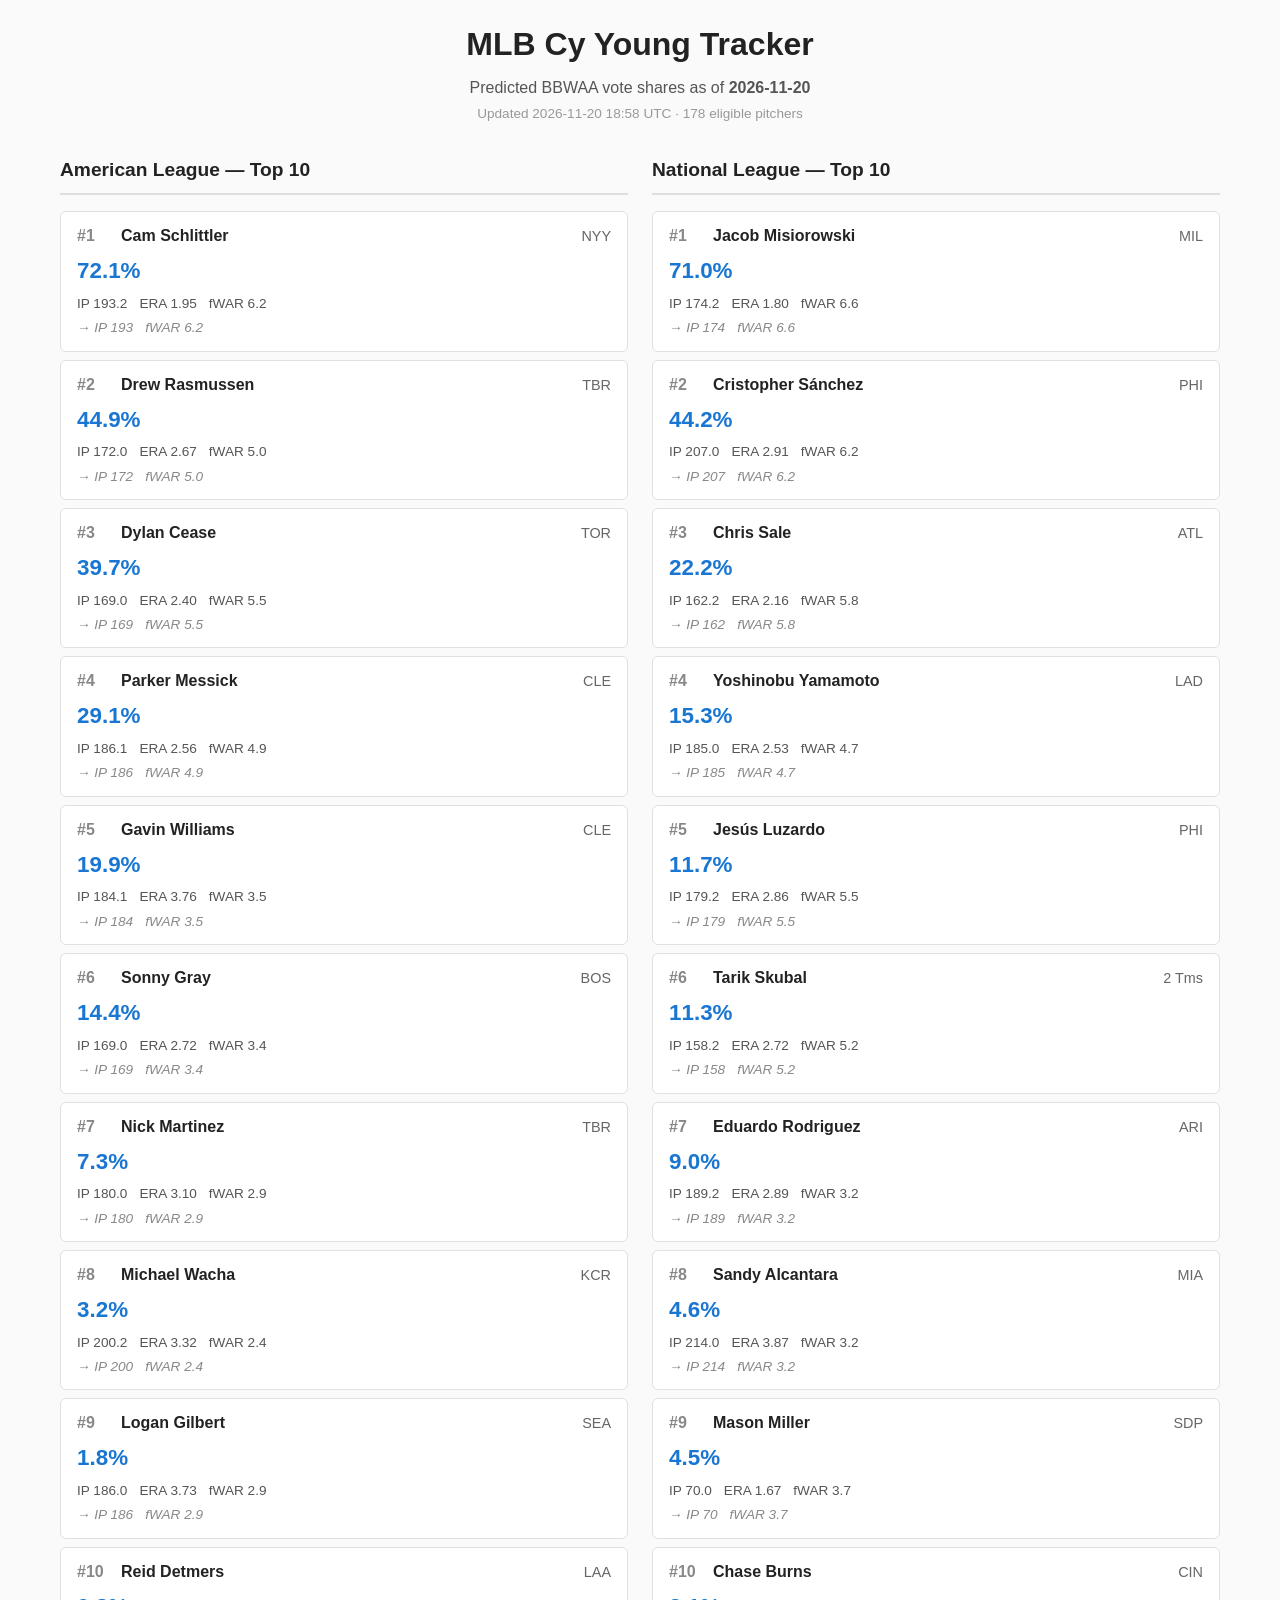
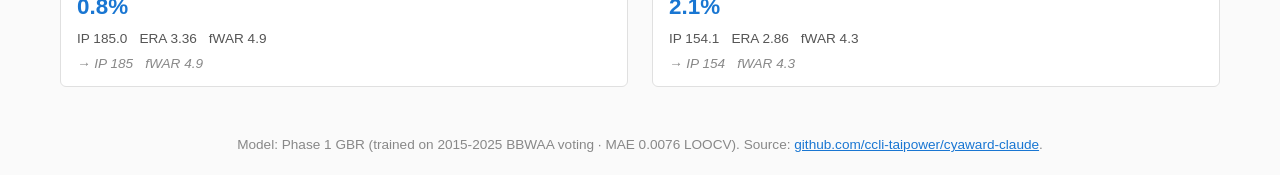
<file: index.html>
<!DOCTYPE html>
<html lang="en">
<head>
    <meta charset="UTF-8">
    <meta http-equiv="refresh" content="0; url=site/">
    <title>cyaward-claude</title>
    <link rel="canonical" href="site/">
</head>
<body>
    <p>Redirecting to <a href="site/">MLB Cy Young Tracker</a>...</p>
</body>
</html>
</file>
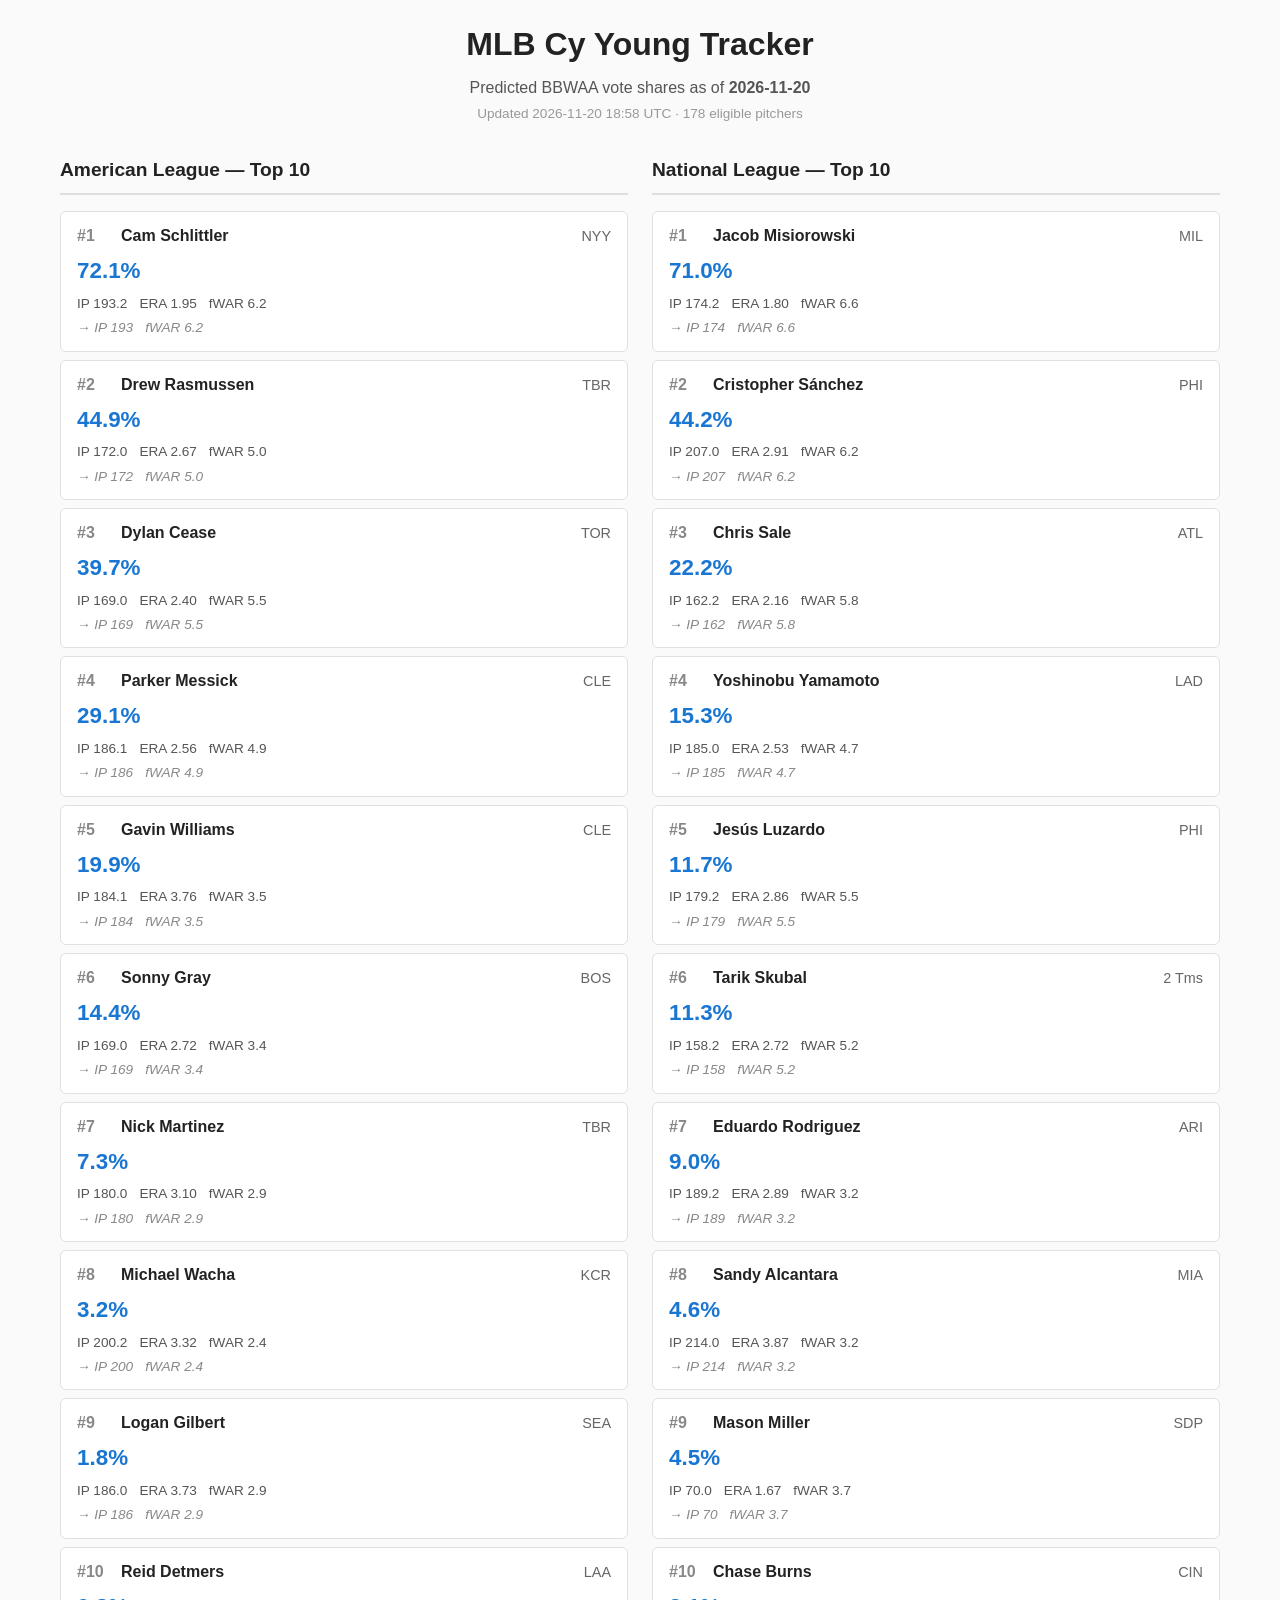
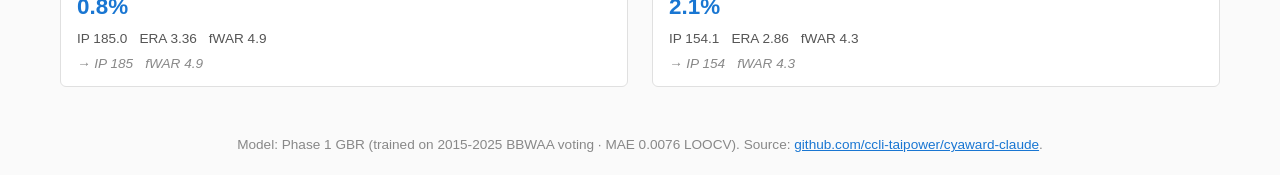
<file: site/index.html>
<!DOCTYPE html>
<html lang="en">
<head>
    <meta charset="UTF-8">
    <meta name="viewport" content="width=device-width, initial-scale=1.0">
    <title>MLB Cy Young Tracker — 2026-11-20</title>
    <link rel="stylesheet" href="style.css">
</head>
<body>
    <header>
        <h1>MLB Cy Young Tracker</h1>
        <p class="subtitle">Predicted BBWAA vote shares as of <strong>2026-11-20</strong></p>
        <p class="meta">Updated 2026-11-20 18:58 UTC · 178 eligible pitchers</p>
    </header>

    <main>
        <section class="league" id="al">
            <h2>American League — Top 10</h2>
            <ol class="rankings">
                
                <li class="card">
                    <div class="card-header">
                        <span class="rank">#1</span>
                        <span class="name">Cam Schlittler</span>
                        <span class="team">NYY</span>
                    </div>
                    <div class="share">72.1%</div>
                    <div class="stats">
                        <span title="Current IP">IP 193.2</span>
                        <span title="Current ERA">ERA 1.95</span>
                        <span title="Current fWAR">fWAR 6.2</span>
                    </div>
                    <div class="stats projected">
                        <span title="Projected IP">→ IP 193</span>
                        <span title="Projected fWAR">fWAR 6.2</span>
                    </div>
                </li>
                
                <li class="card">
                    <div class="card-header">
                        <span class="rank">#2</span>
                        <span class="name">Drew Rasmussen</span>
                        <span class="team">TBR</span>
                    </div>
                    <div class="share">44.9%</div>
                    <div class="stats">
                        <span title="Current IP">IP 172.0</span>
                        <span title="Current ERA">ERA 2.67</span>
                        <span title="Current fWAR">fWAR 5.0</span>
                    </div>
                    <div class="stats projected">
                        <span title="Projected IP">→ IP 172</span>
                        <span title="Projected fWAR">fWAR 5.0</span>
                    </div>
                </li>
                
                <li class="card">
                    <div class="card-header">
                        <span class="rank">#3</span>
                        <span class="name">Dylan Cease</span>
                        <span class="team">TOR</span>
                    </div>
                    <div class="share">39.7%</div>
                    <div class="stats">
                        <span title="Current IP">IP 169.0</span>
                        <span title="Current ERA">ERA 2.40</span>
                        <span title="Current fWAR">fWAR 5.5</span>
                    </div>
                    <div class="stats projected">
                        <span title="Projected IP">→ IP 169</span>
                        <span title="Projected fWAR">fWAR 5.5</span>
                    </div>
                </li>
                
                <li class="card">
                    <div class="card-header">
                        <span class="rank">#4</span>
                        <span class="name">Parker Messick</span>
                        <span class="team">CLE</span>
                    </div>
                    <div class="share">29.1%</div>
                    <div class="stats">
                        <span title="Current IP">IP 186.1</span>
                        <span title="Current ERA">ERA 2.56</span>
                        <span title="Current fWAR">fWAR 4.9</span>
                    </div>
                    <div class="stats projected">
                        <span title="Projected IP">→ IP 186</span>
                        <span title="Projected fWAR">fWAR 4.9</span>
                    </div>
                </li>
                
                <li class="card">
                    <div class="card-header">
                        <span class="rank">#5</span>
                        <span class="name">Gavin Williams</span>
                        <span class="team">CLE</span>
                    </div>
                    <div class="share">19.9%</div>
                    <div class="stats">
                        <span title="Current IP">IP 184.1</span>
                        <span title="Current ERA">ERA 3.76</span>
                        <span title="Current fWAR">fWAR 3.5</span>
                    </div>
                    <div class="stats projected">
                        <span title="Projected IP">→ IP 184</span>
                        <span title="Projected fWAR">fWAR 3.5</span>
                    </div>
                </li>
                
                <li class="card">
                    <div class="card-header">
                        <span class="rank">#6</span>
                        <span class="name">Sonny Gray</span>
                        <span class="team">BOS</span>
                    </div>
                    <div class="share">14.4%</div>
                    <div class="stats">
                        <span title="Current IP">IP 169.0</span>
                        <span title="Current ERA">ERA 2.72</span>
                        <span title="Current fWAR">fWAR 3.4</span>
                    </div>
                    <div class="stats projected">
                        <span title="Projected IP">→ IP 169</span>
                        <span title="Projected fWAR">fWAR 3.4</span>
                    </div>
                </li>
                
                <li class="card">
                    <div class="card-header">
                        <span class="rank">#7</span>
                        <span class="name">Nick Martinez</span>
                        <span class="team">TBR</span>
                    </div>
                    <div class="share">7.3%</div>
                    <div class="stats">
                        <span title="Current IP">IP 180.0</span>
                        <span title="Current ERA">ERA 3.10</span>
                        <span title="Current fWAR">fWAR 2.9</span>
                    </div>
                    <div class="stats projected">
                        <span title="Projected IP">→ IP 180</span>
                        <span title="Projected fWAR">fWAR 2.9</span>
                    </div>
                </li>
                
                <li class="card">
                    <div class="card-header">
                        <span class="rank">#8</span>
                        <span class="name">Michael Wacha</span>
                        <span class="team">KCR</span>
                    </div>
                    <div class="share">3.2%</div>
                    <div class="stats">
                        <span title="Current IP">IP 200.2</span>
                        <span title="Current ERA">ERA 3.32</span>
                        <span title="Current fWAR">fWAR 2.4</span>
                    </div>
                    <div class="stats projected">
                        <span title="Projected IP">→ IP 200</span>
                        <span title="Projected fWAR">fWAR 2.4</span>
                    </div>
                </li>
                
                <li class="card">
                    <div class="card-header">
                        <span class="rank">#9</span>
                        <span class="name">Logan Gilbert</span>
                        <span class="team">SEA</span>
                    </div>
                    <div class="share">1.8%</div>
                    <div class="stats">
                        <span title="Current IP">IP 186.0</span>
                        <span title="Current ERA">ERA 3.73</span>
                        <span title="Current fWAR">fWAR 2.9</span>
                    </div>
                    <div class="stats projected">
                        <span title="Projected IP">→ IP 186</span>
                        <span title="Projected fWAR">fWAR 2.9</span>
                    </div>
                </li>
                
                <li class="card">
                    <div class="card-header">
                        <span class="rank">#10</span>
                        <span class="name">Reid Detmers</span>
                        <span class="team">LAA</span>
                    </div>
                    <div class="share">0.8%</div>
                    <div class="stats">
                        <span title="Current IP">IP 185.0</span>
                        <span title="Current ERA">ERA 3.36</span>
                        <span title="Current fWAR">fWAR 4.9</span>
                    </div>
                    <div class="stats projected">
                        <span title="Projected IP">→ IP 185</span>
                        <span title="Projected fWAR">fWAR 4.9</span>
                    </div>
                </li>
                
            </ol>
        </section>

        <section class="league" id="nl">
            <h2>National League — Top 10</h2>
            <ol class="rankings">
                
                <li class="card">
                    <div class="card-header">
                        <span class="rank">#1</span>
                        <span class="name">Jacob Misiorowski</span>
                        <span class="team">MIL</span>
                    </div>
                    <div class="share">71.0%</div>
                    <div class="stats">
                        <span title="Current IP">IP 174.2</span>
                        <span title="Current ERA">ERA 1.80</span>
                        <span title="Current fWAR">fWAR 6.6</span>
                    </div>
                    <div class="stats projected">
                        <span title="Projected IP">→ IP 174</span>
                        <span title="Projected fWAR">fWAR 6.6</span>
                    </div>
                </li>
                
                <li class="card">
                    <div class="card-header">
                        <span class="rank">#2</span>
                        <span class="name">Cristopher Sánchez</span>
                        <span class="team">PHI</span>
                    </div>
                    <div class="share">44.2%</div>
                    <div class="stats">
                        <span title="Current IP">IP 207.0</span>
                        <span title="Current ERA">ERA 2.91</span>
                        <span title="Current fWAR">fWAR 6.2</span>
                    </div>
                    <div class="stats projected">
                        <span title="Projected IP">→ IP 207</span>
                        <span title="Projected fWAR">fWAR 6.2</span>
                    </div>
                </li>
                
                <li class="card">
                    <div class="card-header">
                        <span class="rank">#3</span>
                        <span class="name">Chris Sale</span>
                        <span class="team">ATL</span>
                    </div>
                    <div class="share">22.2%</div>
                    <div class="stats">
                        <span title="Current IP">IP 162.2</span>
                        <span title="Current ERA">ERA 2.16</span>
                        <span title="Current fWAR">fWAR 5.8</span>
                    </div>
                    <div class="stats projected">
                        <span title="Projected IP">→ IP 162</span>
                        <span title="Projected fWAR">fWAR 5.8</span>
                    </div>
                </li>
                
                <li class="card">
                    <div class="card-header">
                        <span class="rank">#4</span>
                        <span class="name">Yoshinobu Yamamoto</span>
                        <span class="team">LAD</span>
                    </div>
                    <div class="share">15.3%</div>
                    <div class="stats">
                        <span title="Current IP">IP 185.0</span>
                        <span title="Current ERA">ERA 2.53</span>
                        <span title="Current fWAR">fWAR 4.7</span>
                    </div>
                    <div class="stats projected">
                        <span title="Projected IP">→ IP 185</span>
                        <span title="Projected fWAR">fWAR 4.7</span>
                    </div>
                </li>
                
                <li class="card">
                    <div class="card-header">
                        <span class="rank">#5</span>
                        <span class="name">Jesús Luzardo</span>
                        <span class="team">PHI</span>
                    </div>
                    <div class="share">11.7%</div>
                    <div class="stats">
                        <span title="Current IP">IP 179.2</span>
                        <span title="Current ERA">ERA 2.86</span>
                        <span title="Current fWAR">fWAR 5.5</span>
                    </div>
                    <div class="stats projected">
                        <span title="Projected IP">→ IP 179</span>
                        <span title="Projected fWAR">fWAR 5.5</span>
                    </div>
                </li>
                
                <li class="card">
                    <div class="card-header">
                        <span class="rank">#6</span>
                        <span class="name">Tarik Skubal</span>
                        <span class="team">2 Tms</span>
                    </div>
                    <div class="share">11.3%</div>
                    <div class="stats">
                        <span title="Current IP">IP 158.2</span>
                        <span title="Current ERA">ERA 2.72</span>
                        <span title="Current fWAR">fWAR 5.2</span>
                    </div>
                    <div class="stats projected">
                        <span title="Projected IP">→ IP 158</span>
                        <span title="Projected fWAR">fWAR 5.2</span>
                    </div>
                </li>
                
                <li class="card">
                    <div class="card-header">
                        <span class="rank">#7</span>
                        <span class="name">Eduardo Rodriguez</span>
                        <span class="team">ARI</span>
                    </div>
                    <div class="share">9.0%</div>
                    <div class="stats">
                        <span title="Current IP">IP 189.2</span>
                        <span title="Current ERA">ERA 2.89</span>
                        <span title="Current fWAR">fWAR 3.2</span>
                    </div>
                    <div class="stats projected">
                        <span title="Projected IP">→ IP 189</span>
                        <span title="Projected fWAR">fWAR 3.2</span>
                    </div>
                </li>
                
                <li class="card">
                    <div class="card-header">
                        <span class="rank">#8</span>
                        <span class="name">Sandy Alcantara</span>
                        <span class="team">MIA</span>
                    </div>
                    <div class="share">4.6%</div>
                    <div class="stats">
                        <span title="Current IP">IP 214.0</span>
                        <span title="Current ERA">ERA 3.87</span>
                        <span title="Current fWAR">fWAR 3.2</span>
                    </div>
                    <div class="stats projected">
                        <span title="Projected IP">→ IP 214</span>
                        <span title="Projected fWAR">fWAR 3.2</span>
                    </div>
                </li>
                
                <li class="card">
                    <div class="card-header">
                        <span class="rank">#9</span>
                        <span class="name">Mason Miller</span>
                        <span class="team">SDP</span>
                    </div>
                    <div class="share">4.5%</div>
                    <div class="stats">
                        <span title="Current IP">IP 70.0</span>
                        <span title="Current ERA">ERA 1.67</span>
                        <span title="Current fWAR">fWAR 3.7</span>
                    </div>
                    <div class="stats projected">
                        <span title="Projected IP">→ IP 70</span>
                        <span title="Projected fWAR">fWAR 3.7</span>
                    </div>
                </li>
                
                <li class="card">
                    <div class="card-header">
                        <span class="rank">#10</span>
                        <span class="name">Chase Burns</span>
                        <span class="team">CIN</span>
                    </div>
                    <div class="share">2.1%</div>
                    <div class="stats">
                        <span title="Current IP">IP 154.1</span>
                        <span title="Current ERA">ERA 2.86</span>
                        <span title="Current fWAR">fWAR 4.3</span>
                    </div>
                    <div class="stats projected">
                        <span title="Projected IP">→ IP 154</span>
                        <span title="Projected fWAR">fWAR 4.3</span>
                    </div>
                </li>
                
            </ol>
        </section>
    </main>

    <footer>
        <p>Model: Phase 1 GBR (trained on 2015-2025 BBWAA voting · MAE 0.0076 LOOCV).
           Source: <a href="https://github.com/ccli-taipower/cyaward-claude">github.com/ccli-taipower/cyaward-claude</a>.</p>
    </footer>
</body>
</html>
</file>
<file: site/style.css>
* { box-sizing: border-box; margin: 0; padding: 0; }
body { font-family: -apple-system, BlinkMacSystemFont, "Segoe UI", sans-serif;
       background: #fafafa; color: #222; line-height: 1.5; padding: 20px; max-width: 1200px; margin: 0 auto; }
header { text-align: center; margin-bottom: 32px; }
header h1 { font-size: 2rem; margin-bottom: 8px; }
header .subtitle { color: #555; }
header .meta { color: #999; font-size: 0.85rem; margin-top: 4px; }
main { display: grid; grid-template-columns: 1fr 1fr; gap: 24px; }
@media (max-width: 768px) { main { grid-template-columns: 1fr; } }
.league h2 { font-size: 1.2rem; margin-bottom: 16px; padding-bottom: 8px; border-bottom: 2px solid #ddd; }
.rankings { list-style: none; display: flex; flex-direction: column; gap: 8px; }
.card { background: white; border: 1px solid #e0e0e0; border-radius: 6px; padding: 12px 16px; }
.card-header { display: flex; align-items: baseline; gap: 12px; margin-bottom: 6px; }
.rank { font-weight: bold; color: #888; min-width: 32px; }
.name { font-weight: 600; flex: 1; }
.team { color: #666; font-size: 0.9rem; }
.share { font-size: 1.4rem; font-weight: bold; color: #1976d2; margin-bottom: 6px; }
.stats { display: flex; gap: 12px; font-size: 0.85rem; color: #555; }
.stats.projected { color: #888; font-style: italic; margin-top: 4px; }
footer { margin-top: 48px; text-align: center; color: #888; font-size: 0.85rem; }
footer a { color: #1976d2; }
</file>
